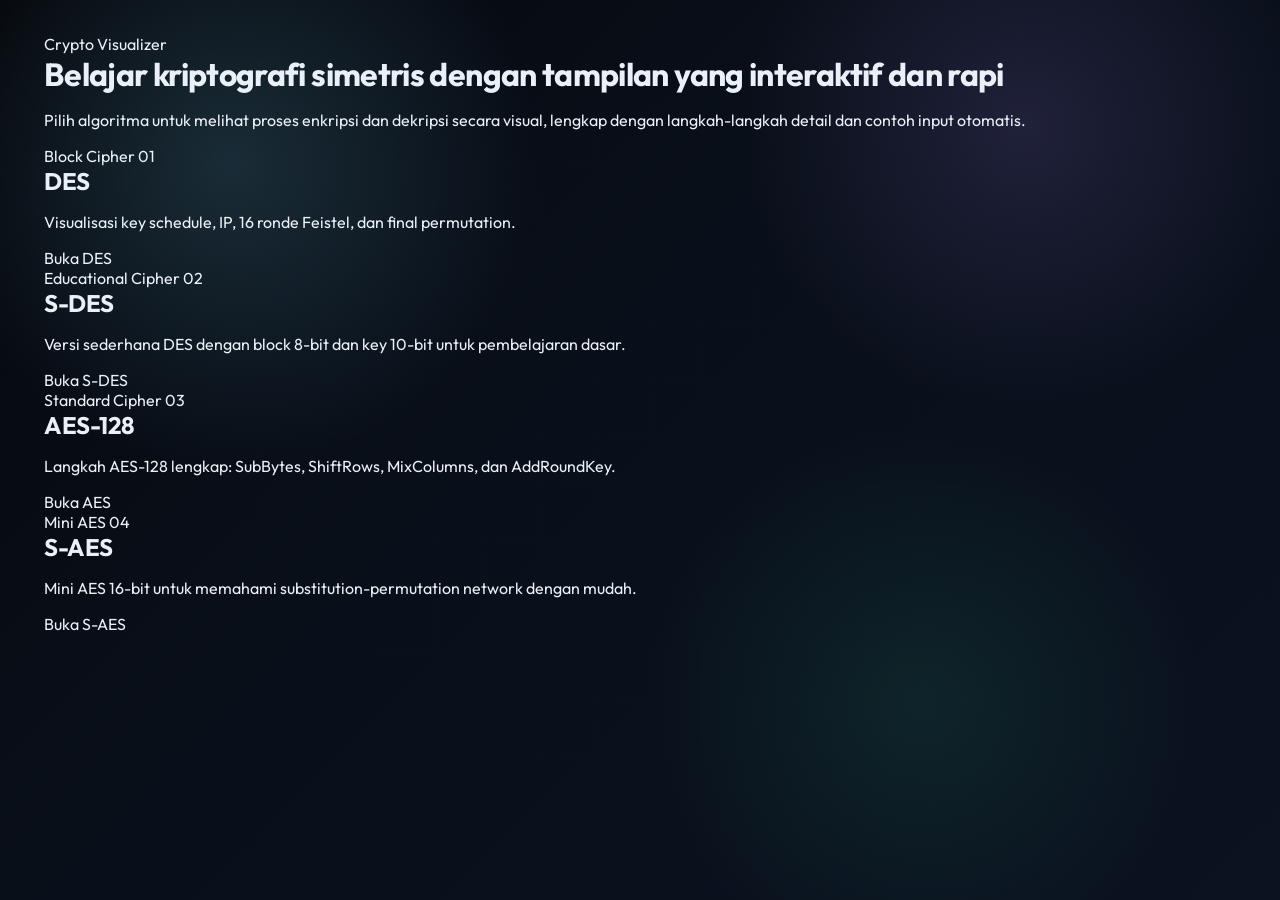
<file: index.html>
<!DOCTYPE html>
<html lang="id">
<head>
  <meta charset="UTF-8" />
  <meta name="viewport" content="width=device-width, initial-scale=1.0" />
  <title>Crypto Visualizer</title>
  <link rel="stylesheet" href="css/style.css" />
</head>
<body>
  <div class="bg-orb orb1"></div>
  <div class="bg-orb orb2"></div>
  <div class="bg-grid"></div>

  <div class="page-shell">
    <header class="hero">
      <div class="hero-badge">Crypto Visualizer</div>
      <h1>Belajar kriptografi simetris dengan tampilan yang interaktif dan rapi</h1>
      <p>
        Pilih algoritma untuk melihat proses enkripsi dan dekripsi secara visual,
        lengkap dengan langkah-langkah detail dan contoh input otomatis.
      </p>
    </header>

    <main class="home-grid">
      <a class="home-card card-des" href="des.html">
        <div class="card-top">
          <span class="card-tag">Block Cipher</span>
          <span class="card-icon">01</span>
        </div>
        <h2>DES</h2>
        <p>Visualisasi key schedule, IP, 16 ronde Feistel, dan final permutation.</p>
        <span class="card-button">Buka DES</span>
      </a>

      <a class="home-card card-sdes" href="sdes.html">
        <div class="card-top">
          <span class="card-tag">Educational Cipher</span>
          <span class="card-icon">02</span>
        </div>
        <h2>S-DES</h2>
        <p>Versi sederhana DES dengan block 8-bit dan key 10-bit untuk pembelajaran dasar.</p>
        <span class="card-button">Buka S-DES</span>
      </a>

      <a class="home-card card-aes" href="aes.html">
        <div class="card-top">
          <span class="card-tag">Standard Cipher</span>
          <span class="card-icon">03</span>
        </div>
        <h2>AES-128</h2>
        <p>Langkah AES-128 lengkap: SubBytes, ShiftRows, MixColumns, dan AddRoundKey.</p>
        <span class="card-button">Buka AES</span>
      </a>

      <a class="home-card card-saes" href="saes.html">
        <div class="card-top">
          <span class="card-tag">Mini AES</span>
          <span class="card-icon">04</span>
        </div>
        <h2>S-AES</h2>
        <p>Mini AES 16-bit untuk memahami substitution-permutation network dengan mudah.</p>
        <span class="card-button">Buka S-AES</span>
      </a>
    </main>
  </div>
</body>
</html>
</file>
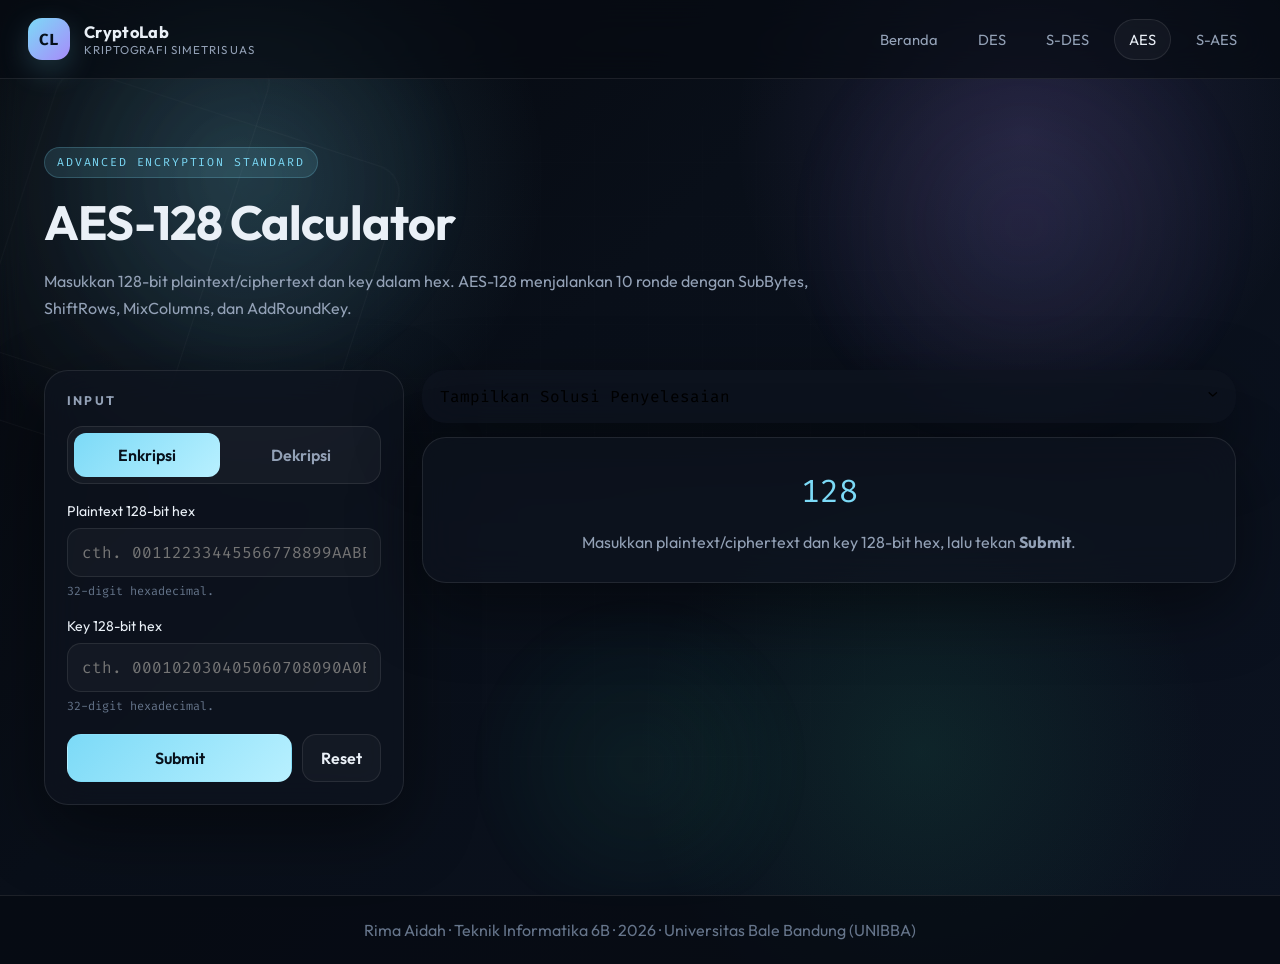
<file: aes.html>
<!DOCTYPE html>
<html lang="id">
<head>
  <meta charset="UTF-8" />
  <meta name="viewport" content="width=device-width, initial-scale=1.0" />
  <title>AES-128 Simulator — CryptoLab</title>
  <link rel="stylesheet" href="css/style.css" />
  <link rel="preconnect" href="https://fonts.googleapis.com">
  <link rel="preconnect" href="https://fonts.gstatic.com" crossorigin>
  <link href="https://fonts.googleapis.com/css2?family=Outfit:wght@400;500;600;700;800&family=Fira+Code:wght@400;500;600&display=swap" rel="stylesheet">
</head>
<body>
  <div class="bg-mesh"></div><div class="bg-shape bg-shape-1"></div><div class="bg-shape bg-shape-2"></div><div class="bg-grid"></div>

  <header class="topbar">
    <a href="index.html" class="brand">
      <span class="brand-mark">CL</span>
      <span class="brand-text"><strong>CryptoLab</strong><small>Kriptografi Simetris UAS</small></span>
    </a>
    <nav class="navlinks">
      <a href="index.html">Beranda</a>
      <a href="des.html">DES</a>
      <a href="sdes.html">S-DES</a>
      <a href="aes.html" class="active">AES</a>
      <a href="saes.html">S-AES</a>
    </nav>
  </header>

  <main class="page-shell">
    <section class="module-hero">
      <div>
        <div class="module-badge">Advanced Encryption Standard</div>
        <h1>AES-128 Calculator</h1>
        <p>Masukkan 128-bit plaintext/ciphertext dan key dalam hex. AES-128 menjalankan 10 ronde dengan SubBytes, ShiftRows, MixColumns, dan AddRoundKey.</p>
      </div>
    </section>

    <section class="workbench">
      <div class="panel glass">
        <h4>Input</h4>

        <div class="mode-toggle" id="modeToggle">
          <button data-mode="enc" class="active">Enkripsi</button>
          <button data-mode="dec">Dekripsi</button>
        </div>

        <div class="field">
          <label id="textLabel">Plaintext 128-bit hex</label>
          <input type="text" id="textInput" placeholder="cth. 00112233445566778899AABBCCDDEEFF" />
          <div class="errmsg" id="textErr"></div>
          <div class="hint">32-digit hexadecimal.</div>
        </div>

        <div class="field">
          <label>Key 128-bit hex</label>
          <input type="text" id="keyInput" placeholder="cth. 000102030405060708090A0B0C0D0E0F" />
          <div class="errmsg" id="keyErr"></div>
          <div class="hint">32-digit hexadecimal.</div>
        </div>

        <div class="actions-row">
          <button class="btn btn-primary btn-block" id="submitBtn">Submit</button>
          <button class="btn btn-ghost" id="resetBtn">Reset</button>
        </div>
      </div>

      <div class="output-column">
        <div class="result-panel glass" id="resultPanel">
          <span class="label" id="resultLabel">Ciphertext</span>
          <div class="value" id="resultValue">--------------------------------</div>
          <div class="subvalue" id="resultHex"></div>
          <div class="subkeys" id="subkeysRow"></div>
        </div>

        <button class="solution-toggle glass" id="solutionToggle">
          <span class="label">Tampilkan Solusi Penyelesaian</span>
          <span class="chev">⌄</span>
        </button>

        <div class="solution-body glass" id="solutionBody">
          <div class="solution-note">Struktur penyelesaian: Input → Key Expansion (RotWord, SubWord, Rcon) → Initial Round AddRoundKey → Ronde 1–9 (SubBytes, ShiftRows, MixColumns, AddRoundKey) → Ronde 10 tanpa MixColumns → hasil akhir.</div>
          <div id="stepsMount"></div>
        </div>

        <div class="empty-state glass" id="emptyState">
          <div class="glyph">128</div>
          Masukkan plaintext/ciphertext dan key 128-bit hex, lalu tekan <b>Submit</b>.
        </div>
      </div>
    </section>
  </main>

  <footer class="footer">Rima Aidah · Teknik Informatika 6B · 2026 · Universitas Bale Bandung (UNIBBA)</footer>

  <script src="js/common.js"></script>
  <script src="js/aes.js"></script>
  <script>
    let mode='enc';
    wireModePane('#modeToggle', m => {
      mode=m;
      document.getElementById('textLabel').textContent = m==='enc' ? 'Plaintext 128-bit hex' : 'Ciphertext 128-bit hex';
      document.getElementById('resultLabel').textContent = m==='enc' ? 'Ciphertext' : 'Plaintext';
    });
    wireSolutionToggle('solutionToggle','solutionBody');

    document.getElementById('resetBtn').addEventListener('click',()=>{
      document.getElementById('textInput').value='';
      document.getElementById('keyInput').value='';
      document.getElementById('resultPanel').classList.remove('show');
      document.getElementById('solutionBody').classList.remove('open');
      document.getElementById('solutionToggle').classList.remove('open');
      document.getElementById('emptyState').style.display='block';
      showFieldError(document.getElementById('textInput'), document.getElementById('textErr'), '');
      showFieldError(document.getElementById('keyInput'), document.getElementById('keyErr'), '');
    });

    document.getElementById('submitBtn').addEventListener('click',()=>{
      const textEl=document.getElementById('textInput');
      const keyEl=document.getElementById('keyInput');
      const t=textEl.value.trim();
      const k=keyEl.value.trim();
      const okText=CL.isHex(t)&&t.length===32;
      const okKey=CL.isHex(k)&&k.length===32;

      showFieldError(textEl, document.getElementById('textErr'), okText ? '' : 'Harus 32-digit hex 128-bit.');
      showFieldError(keyEl, document.getElementById('keyErr'), okKey ? '' : 'Harus 32-digit hex 128-bit.');
      if(!okText||!okKey) return;

      const r=AES.run(t,k,mode);
      document.getElementById('emptyState').style.display='none';
      document.getElementById('resultPanel').classList.add('show');
      document.getElementById('resultValue').textContent=r.output;
      document.getElementById('subkeysRow').innerHTML = r.roundKeys.map((rk,i)=>`<div class="subkey-chip">RK${i} = ${rk.map(b=>b.toString(16).toUpperCase().padStart(2,'0')).join('')}</div>`).join('');
      StepRenderer.render(r.steps, document.getElementById('stepsMount'));
    });
  </script>
</body>
</html>
</file>
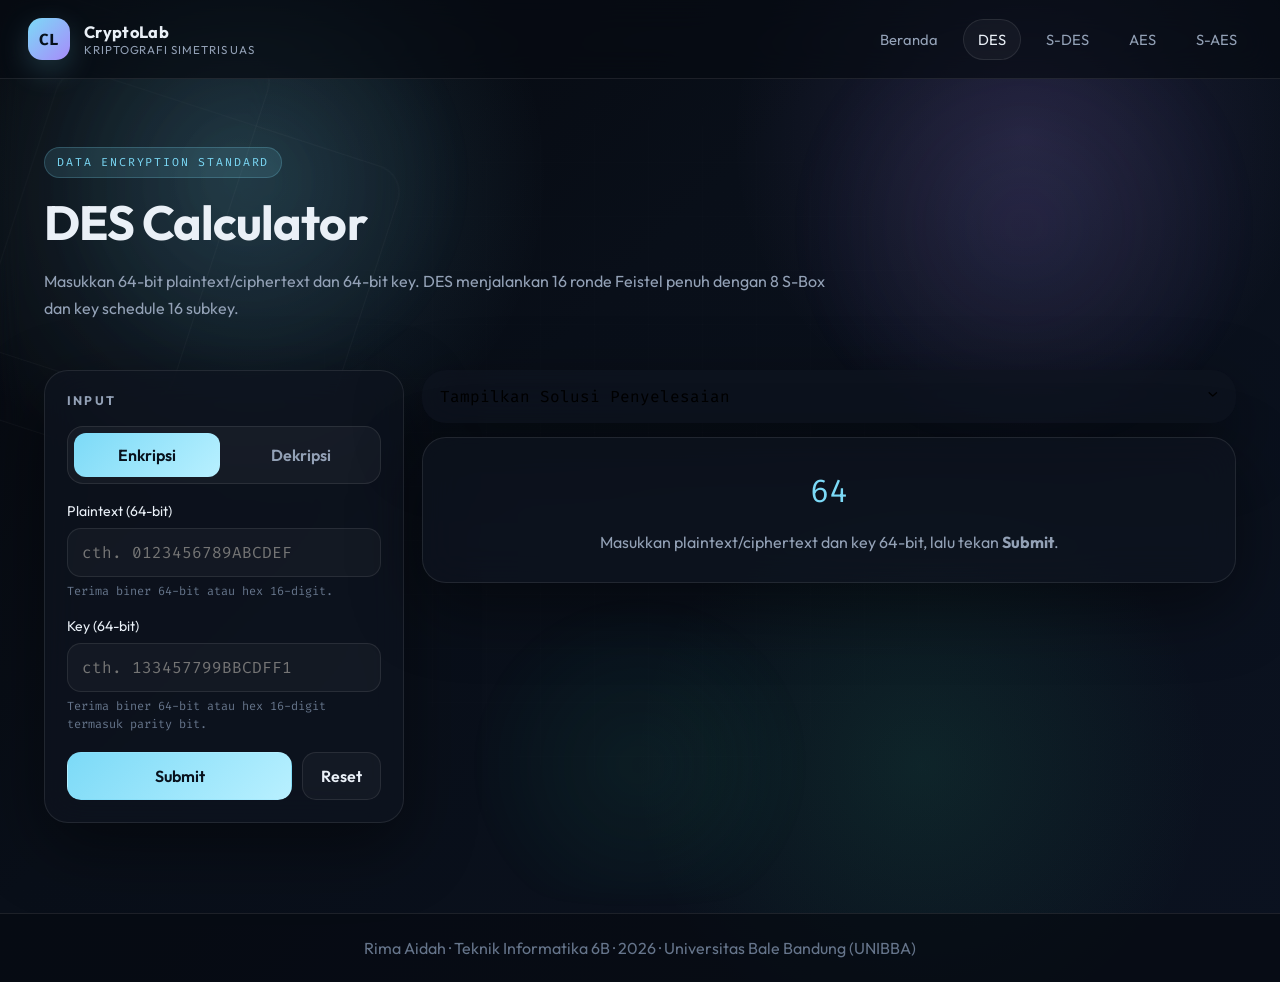
<file: des.html>
<!DOCTYPE html>
<html lang="id">
<head>
  <meta charset="UTF-8" />
  <meta name="viewport" content="width=device-width, initial-scale=1.0" />
  <title>DES Simulator — CryptoLab</title>
  <link rel="stylesheet" href="css/style.css" />
  <link rel="preconnect" href="https://fonts.googleapis.com">
  <link rel="preconnect" href="https://fonts.gstatic.com" crossorigin>
  <link href="https://fonts.googleapis.com/css2?family=Outfit:wght@400;500;600;700;800&family=Fira+Code:wght@400;500;600&display=swap" rel="stylesheet">
</head>
<body>
  <div class="bg-mesh"></div>
  <div class="bg-shape bg-shape-1"></div>
  <div class="bg-shape bg-shape-2"></div>
  <div class="bg-grid"></div>

  <header class="topbar">
    <a href="index.html" class="brand">
      <span class="brand-mark">CL</span>
      <span class="brand-text">
        <strong>CryptoLab</strong>
        <small>Kriptografi Simetris UAS</small>
      </span>
    </a>
    <nav class="navlinks">
      <a href="index.html">Beranda</a>
      <a href="des.html" class="active">DES</a>
      <a href="sdes.html">S-DES</a>
      <a href="aes.html">AES</a>
      <a href="saes.html">S-AES</a>
    </nav>
  </header>

  <main class="page-shell">
    <section class="module-hero">
      <div>
        <div class="module-badge">Data Encryption Standard</div>
        <h1>DES Calculator</h1>
        <p>
          Masukkan 64-bit plaintext/ciphertext dan 64-bit key.
          DES menjalankan 16 ronde Feistel penuh dengan 8 S-Box dan key schedule 16 subkey.
        </p>
      </div>
    </section>

    <section class="workbench">
      <div class="panel glass">
        <h4>Input</h4>

        <div class="mode-toggle" id="modeToggle">
          <button data-mode="enc" class="active">Enkripsi</button>
          <button data-mode="dec">Dekripsi</button>
        </div>
        <div class="field">
          <label id="textLabel">Plaintext (64-bit)</label>
          <input type="text" id="textInput" placeholder="cth. 0123456789ABCDEF" />
          <div class="errmsg" id="textErr"></div>
          <div class="hint">Terima biner 64-bit atau hex 16-digit.</div>
        </div>
        <div class="field">
          <label>Key (64-bit)</label>
          <input type="text" id="keyInput" placeholder="cth. 133457799BBCDFF1" />
          <div class="errmsg" id="keyErr"></div>
          <div class="hint">Terima biner 64-bit atau hex 16-digit termasuk parity bit.</div>
        </div>

        <div class="actions-row">
          <button class="btn btn-primary btn-block" id="submitBtn">Submit</button>
          <button class="btn btn-ghost" id="resetBtn">Reset</button>
        </div>
      </div>

      <div class="output-column">
        <div class="result-panel glass" id="resultPanel">
          <span class="label" id="resultLabel">Ciphertext</span>
          <div class="value" id="resultValue">----------------</div>
          <div class="subvalue" id="resultHex"></div>
          <div class="subkeys" id="subkeysRow"></div>
        </div>

        <button class="solution-toggle glass" id="solutionToggle">
          <span class="label">Tampilkan Solusi Penyelesaian</span>
          <span class="chev">⌄</span>
        </button>

        <div class="solution-body glass" id="solutionBody">
          <div class="solution-note">
            Struktur penyelesaian: Input → Key Generation (PC-1, Key Schedule) → Initial Permutation →
            Ronde 1–16 (Expansion, XOR subkey, 8 S-Box, Permutasi P, XOR dengan L, hasil Li/Ri) → Final Permutation.
          </div>
          <div id="stepsMount"></div>
        </div>

        <div class="empty-state glass" id="emptyState">
          <div class="glyph">64</div>
          Masukkan plaintext/ciphertext dan key 64-bit, lalu tekan <b>Submit</b>.
        </div>
      </div>
    </section>
  </main>

  <footer class="footer">
    Rima Aidah · Teknik Informatika 6B · 2026 · Universitas Bale Bandung (UNIBBA)
  </footer>

    <script src="js/common.js"></script>
    <script src="js/des.js"></script>
    <script>
    let mode = 'enc';
    wireModePane('#modeToggle', m => {
    mode = m;
    document.getElementById('textLabel').textContent = m === 'enc' ? 'Plaintext (64-bit)' : 'Ciphertext (64-bit)';
    document.getElementById('resultLabel').textContent = m === 'enc' ? 'Ciphertext' : 'Plaintext';
    });
    wireSolutionToggle('solutionToggle', 'solutionBody');
    document.getElementById('resetBtn').addEventListener('click', () => {
    document.getElementById('textInput').value = '';
    document.getElementById('keyInput').value = '';
    document.getElementById('resultPanel').classList.remove('show');
    document.getElementById('solutionBody').classList.remove('open');
    document.getElementById('solutionToggle').classList.remove('open');
    document.getElementById('emptyState').style.display = 'block';
    showFieldError(document.getElementById('textInput'), document.getElementById('textErr'), '');
    showFieldError(document.getElementById('keyInput'), document.getElementById('keyErr'), '');
    });
    document.getElementById('submitBtn').addEventListener('click', () => {
    const textEl = document.getElementById('textInput');
    const keyEl = document.getElementById('keyInput');
    const bits64a = CL.toBits(textEl.value, 64);
    const bits64b = CL.toBits(keyEl.value, 64);
    showFieldError(textEl, document.getElementById('textErr'), bits64a ? '' : 'Harus 64-bit biner atau 16-digit hex.');
    showFieldError(keyEl, document.getElementById('keyErr'), bits64b ? '' : 'Harus 64-bit biner atau 16-digit hex.');
    if (!bits64a || !bits64b) return;

    const r = DES.run(bits64a, bits64b, mode);
    document.getElementById('emptyState').style.display = 'none';
    document.getElementById('resultPanel').classList.add('show');
    document.getElementById('resultValue').textContent = CL.binToHex(r.output);
    document.getElementById('resultHex').textContent = 'Biner: ' + CL.chunk(r.output, 8).join(' ');
    document.getElementById('subkeysRow').innerHTML = r.subkeys.map((k, i) => `<div class="subkey-chip">K${i+1}: ${CL.binToHex(k)}</div>`).join('');
    StepRenderer.render(r.steps, document.getElementById('stepsMount'));
    });
    </script>
</body>
</html>
</file>
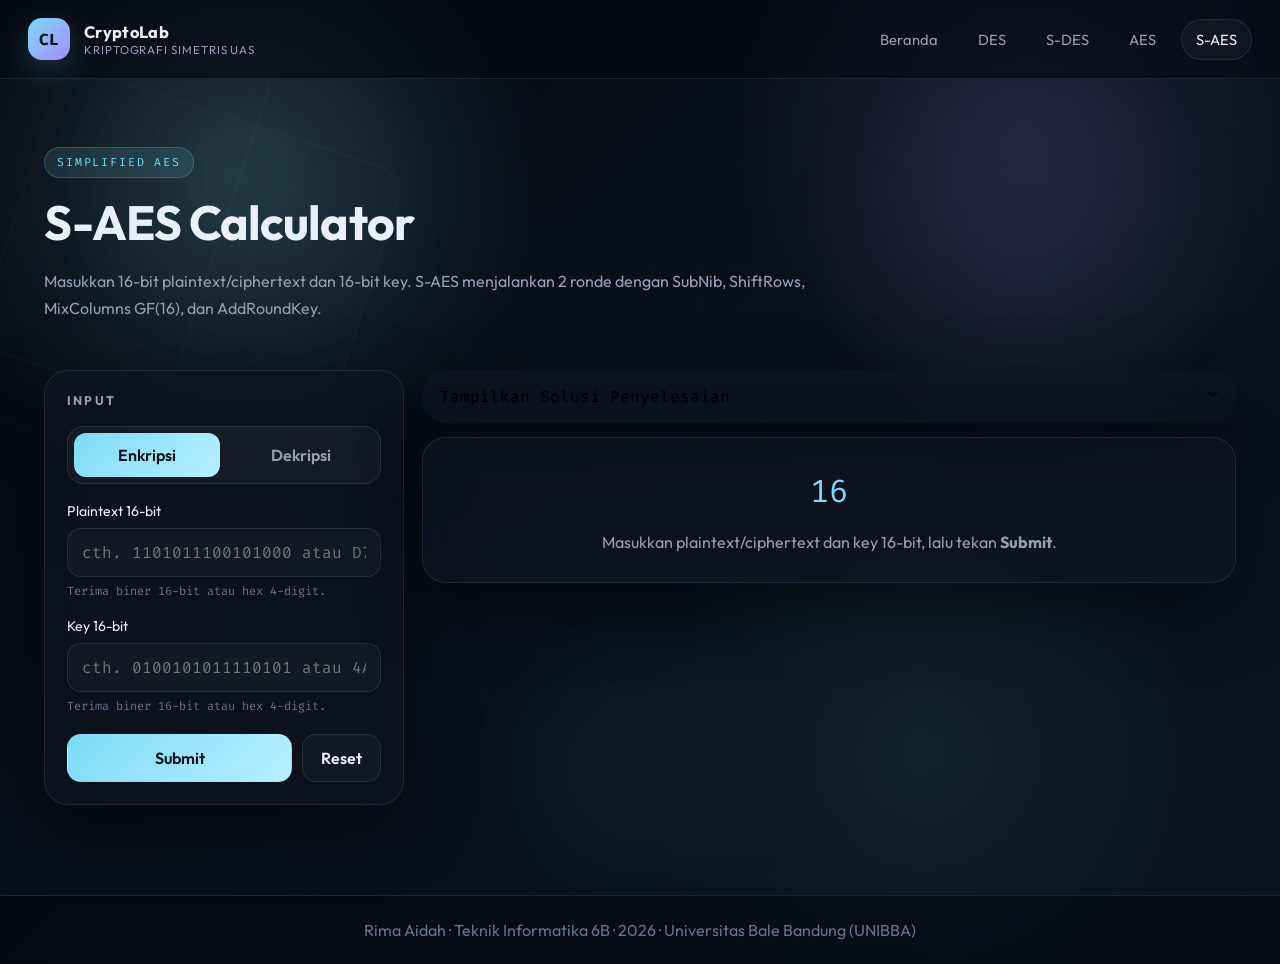
<file: saes.html>
<!DOCTYPE html>
<html lang="id">
<head>
  <meta charset="UTF-8" />
  <meta name="viewport" content="width=device-width, initial-scale=1.0" />
  <title>S-AES Simulator — CryptoLab</title>
  <link rel="stylesheet" href="css/style.css" />
  <link rel="preconnect" href="https://fonts.googleapis.com">
  <link rel="preconnect" href="https://fonts.gstatic.com" crossorigin>
  <link href="https://fonts.googleapis.com/css2?family=Outfit:wght@400;500;600;700;800&family=Fira+Code:wght@400;500;600&display=swap" rel="stylesheet">
</head>
<body>
  <div class="bg-mesh"></div><div class="bg-shape bg-shape-1"></div><div class="bg-shape bg-shape-2"></div><div class="bg-grid"></div>

  <header class="topbar">
    <a href="index.html" class="brand">
      <span class="brand-mark">CL</span>
      <span class="brand-text"><strong>CryptoLab</strong><small>Kriptografi Simetris UAS</small></span>
    </a>
    <nav class="navlinks">
      <a href="index.html">Beranda</a>
      <a href="des.html">DES</a>
      <a href="sdes.html">S-DES</a>
      <a href="aes.html">AES</a>
      <a href="saes.html" class="active">S-AES</a>
    </nav>
  </header>

  <main class="page-shell">
    <section class="module-hero">
      <div>
        <div class="module-badge">Simplified AES</div>
        <h1>S-AES Calculator</h1>
        <p>Masukkan 16-bit plaintext/ciphertext dan 16-bit key. S-AES menjalankan 2 ronde dengan SubNib, ShiftRows, MixColumns GF(16), dan AddRoundKey.</p>
      </div>
    </section>

    <section class="workbench">
      <div class="panel glass">
        <h4>Input</h4>

        <div class="mode-toggle" id="modeToggle">
          <button data-mode="enc" class="active">Enkripsi</button>
          <button data-mode="dec">Dekripsi</button>
        </div>

        <div class="field">
          <label id="textLabel">Plaintext 16-bit</label>
          <input type="text" id="textInput" placeholder="cth. 1101011100101000 atau D728" />
          <div class="errmsg" id="textErr"></div>
          <div class="hint">Terima biner 16-bit atau hex 4-digit.</div>
        </div>

        <div class="field">
          <label>Key 16-bit</label>
          <input type="text" id="keyInput" placeholder="cth. 0100101011110101 atau 4AF5" />
          <div class="errmsg" id="keyErr"></div>
          <div class="hint">Terima biner 16-bit atau hex 4-digit.</div>
        </div>

        <div class="actions-row">
          <button class="btn btn-primary btn-block" id="submitBtn">Submit</button>
          <button class="btn btn-ghost" id="resetBtn">Reset</button>
        </div>
      </div>

      <div class="output-column">
        <div class="result-panel glass" id="resultPanel">
          <span class="label" id="resultLabel">Ciphertext</span>
          <div class="value" id="resultValue">----------------</div>
          <div class="subvalue" id="resultHex"></div>
          <div class="subkeys" id="subkeysRow"></div>
        </div>

        <button class="solution-toggle glass" id="solutionToggle">
          <span class="label">Tampilkan Solusi Penyelesaian</span>
          <span class="chev">⌄</span>
        </button>

        <div class="solution-body glass" id="solutionBody">
          <div class="solution-note">Struktur penyelesaian: Input → Key Expansion (w0–w5, K0–K2) → Initial Round AddRoundKey → Ronde 1 (SubNib, ShiftRows, MixColumns, AddRoundKey K1) → Ronde 2 tanpa MixColumns → AddRoundKey K2 → hasil akhir.</div>
          <div id="stepsMount"></div>
        </div>

        <div class="empty-state glass" id="emptyState">
          <div class="glyph">16</div>
          Masukkan plaintext/ciphertext dan key 16-bit, lalu tekan <b>Submit</b>.
        </div>
      </div>
    </section>
  </main>

  <footer class="footer">Rima Aidah · Teknik Informatika 6B · 2026 · Universitas Bale Bandung (UNIBBA)</footer>

  <script src="js/common.js"></script>
  <script src="js/saes.js"></script>
  <script>
    let mode='enc';
    wireModePane('#modeToggle', m => {
      mode=m;
      document.getElementById('textLabel').textContent = m==='enc' ? 'Plaintext 16-bit' : 'Ciphertext 16-bit';
      document.getElementById('resultLabel').textContent = m==='enc' ? 'Ciphertext' : 'Plaintext';
    });
    wireSolutionToggle('solutionToggle','solutionBody');

    document.getElementById('resetBtn').addEventListener('click',()=>{
      document.getElementById('textInput').value='';
      document.getElementById('keyInput').value='';
      document.getElementById('resultPanel').classList.remove('show');
      document.getElementById('solutionBody').classList.remove('open');
      document.getElementById('solutionToggle').classList.remove('open');
      document.getElementById('emptyState').style.display='block';
      showFieldError(document.getElementById('textInput'), document.getElementById('textErr'), '');
      showFieldError(document.getElementById('keyInput'), document.getElementById('keyErr'), '');
    });

    document.getElementById('submitBtn').addEventListener('click',()=>{
      const textEl=document.getElementById('textInput');
      const keyEl=document.getElementById('keyInput');
      const bits16a=CL.toBits(textEl.value,16);
      const bits16b=CL.toBits(keyEl.value,16);

      showFieldError(textEl, document.getElementById('textErr'), bits16a ? '' : 'Harus 16-bit biner atau 4-digit hex.');
      showFieldError(keyEl, document.getElementById('keyErr'), bits16b ? '' : 'Harus 16-bit biner atau 4-digit hex.');
      if(!bits16a||!bits16b) return;

      const r=SAES.run(bits16a,bits16b,mode);
      document.getElementById('emptyState').style.display='none';
      document.getElementById('resultPanel').classList.add('show');
      document.getElementById('resultValue').textContent=r.output;
      document.getElementById('resultHex').textContent='Hex: '+CL.binToHex(r.output);
      document.getElementById('subkeysRow').innerHTML =
        `<div class="subkey-chip">K0 = ${CL.binToHex(r.K0)}</div><div class="subkey-chip">K1 = ${CL.binToHex(r.K1)}</div><div class="subkey-chip">K2 = ${CL.binToHex(r.K2)}</div>`;
      StepRenderer.render(r.steps, document.getElementById('stepsMount'));
    });
  </script>
</body>
</html>
</file>
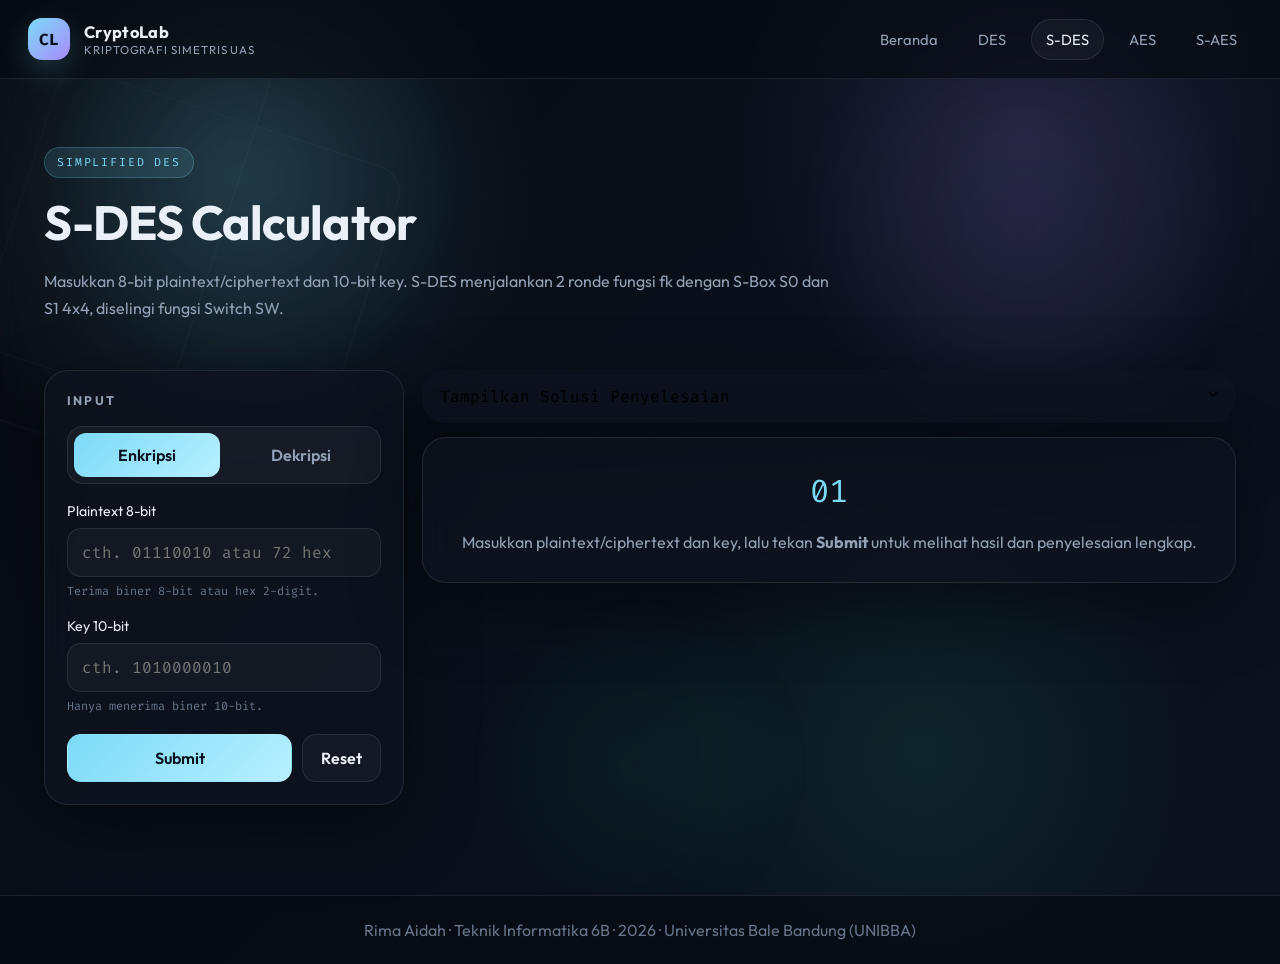
<file: sdes.html>
<!DOCTYPE html>
<html lang="id">
<head>
  <meta charset="UTF-8" />
  <meta name="viewport" content="width=device-width, initial-scale=1.0" />
  <title>S-DES Simulator — CryptoLab</title>
  <link rel="stylesheet" href="css/style.css" />
  <link rel="preconnect" href="https://fonts.googleapis.com">
  <link rel="preconnect" href="https://fonts.gstatic.com" crossorigin>
  <link href="https://fonts.googleapis.com/css2?family=Outfit:wght@400;500;600;700;800&family=Fira+Code:wght@400;500;600&display=swap" rel="stylesheet">
</head>
<body>
  <div class="bg-mesh"></div><div class="bg-shape bg-shape-1"></div><div class="bg-shape bg-shape-2"></div><div class="bg-grid"></div>

  <header class="topbar">
    <a href="index.html" class="brand">
      <span class="brand-mark">CL</span>
      <span class="brand-text"><strong>CryptoLab</strong><small>Kriptografi Simetris UAS</small></span>
    </a>
    <nav class="navlinks">
      <a href="index.html">Beranda</a>
      <a href="des.html">DES</a>
      <a href="sdes.html" class="active">S-DES</a>
      <a href="aes.html">AES</a>
      <a href="saes.html">S-AES</a>
    </nav>
  </header>

  <main class="page-shell">
    <section class="module-hero">
      <div>
        <div class="module-badge">Simplified DES</div>
        <h1>S-DES Calculator</h1>
        <p>Masukkan 8-bit plaintext/ciphertext dan 10-bit key. S-DES menjalankan 2 ronde fungsi fk dengan S-Box S0 dan S1 4x4, diselingi fungsi Switch SW.</p>
      </div>
    </section>

    <section class="workbench">
      <div class="panel glass">
        <h4>Input</h4>

        <div class="mode-toggle" id="modeToggle">
          <button data-mode="enc" class="active">Enkripsi</button>
          <button data-mode="dec">Dekripsi</button>
        </div>

        <div class="field">
          <label id="textLabel">Plaintext 8-bit</label>
          <input type="text" id="textInput" placeholder="cth. 01110010 atau 72 hex" />
          <div class="errmsg" id="textErr"></div>
          <div class="hint">Terima biner 8-bit atau hex 2-digit.</div>
        </div>

        <div class="field">
          <label>Key 10-bit</label>
          <input type="text" id="keyInput" placeholder="cth. 1010000010" />
          <div class="errmsg" id="keyErr"></div>
          <div class="hint">Hanya menerima biner 10-bit.</div>
        </div>

        <div class="actions-row">
          <button class="btn btn-primary btn-block" id="submitBtn">Submit</button>
          <button class="btn btn-ghost" id="resetBtn">Reset</button>
        </div>
      </div>

      <div class="output-column">
        <div class="result-panel glass" id="resultPanel">
          <span class="label" id="resultLabel">Ciphertext</span>
          <div class="value" id="resultValue">----------------</div>
          <div class="subvalue" id="resultHex"></div>
          <div class="subkeys" id="subkeysRow"></div>
        </div>

        <button class="solution-toggle glass" id="solutionToggle">
          <span class="label">Tampilkan Solusi Penyelesaian</span>
          <span class="chev">⌄</span>
        </button>

        <div class="solution-body glass" id="solutionBody">
          <div class="solution-note">Struktur penyelesaian: Input → Key Generation → P10/P8 → Initial Permutation → fk1 → SW → fk2 → hasil akhir.</div>
          <div id="stepsMount"></div>
        </div>

        <div class="empty-state glass" id="emptyState">
          <div class="glyph">01</div>
          Masukkan plaintext/ciphertext dan key, lalu tekan <b>Submit</b> untuk melihat hasil dan penyelesaian lengkap.
        </div>
      </div>
    </section>
  </main>

  <footer class="footer">Rima Aidah · Teknik Informatika 6B · 2026 · Universitas Bale Bandung (UNIBBA)</footer>

  <script src="js/common.js"></script>
  <script src="js/sdes.js"></script>
  <script>
    let mode='enc';
    wireModePane('#modeToggle', m => {
      mode=m;
      document.getElementById('textLabel').textContent = m==='enc' ? 'Plaintext 8-bit' : 'Ciphertext 8-bit';
      document.getElementById('resultLabel').textContent = m==='enc' ? 'Ciphertext' : 'Plaintext';
    });
    wireSolutionToggle('solutionToggle','solutionBody');

    document.getElementById('resetBtn').addEventListener('click',()=>{
      document.getElementById('textInput').value='';
      document.getElementById('keyInput').value='';
      document.getElementById('resultPanel').classList.remove('show');
      document.getElementById('solutionBody').classList.remove('open');
      document.getElementById('solutionToggle').classList.remove('open');
      document.getElementById('emptyState').style.display='block';
      showFieldError(document.getElementById('textInput'), document.getElementById('textErr'), '');
      showFieldError(document.getElementById('keyInput'), document.getElementById('keyErr'), '');
    });

    document.getElementById('submitBtn').addEventListener('click',()=>{
      const textEl=document.getElementById('textInput');
      const keyEl=document.getElementById('keyInput');
      const bits8=CL.toBits(textEl.value,8);
      const bits10=CL.toBits(keyEl.value,10);
      showFieldError(textEl, document.getElementById('textErr'), bits8 ? '' : 'Harus 8-bit biner atau 2-digit hex.');
      showFieldError(keyEl, document.getElementById('keyErr'), bits10 ? '' : 'Harus 10-bit biner.');
      if(!bits8||!bits10) return;

      const r=SDES.run(bits8,bits10,mode);
      document.getElementById('emptyState').style.display='none';
      document.getElementById('resultPanel').classList.add('show');
      document.getElementById('resultValue').textContent=r.output;
      document.getElementById('resultHex').textContent='Hex: '+CL.binToHex(r.output);
      document.getElementById('subkeysRow').innerHTML = `<div class="subkey-chip">K1 = ${r.K1}</div><div class="subkey-chip">K2 = ${r.K2}</div>`;
      StepRenderer.render(r.steps, document.getElementById('stepsMount'));
    });
  </script>
</body>
</html>
</file>
<file: css/style.css>
@import url('https://fonts.googleapis.com/css2?family=Outfit:wght@400;500;600;700;800&family=Fira+Code:wght@400;500;600&display=swap');

:root{
  --bg:#070B12;
  --bg-2:#0B1220;
  --panel:rgba(15,20,31,.72);
  --panel-strong:rgba(18,25,40,.88);
  --line:rgba(255,255,255,.09);
  --text:#EAF0F7;
  --muted:#93A1B6;
  --muted-2:#66758B;
  --accent:#7CDAF7;
  --accent-2:#A78BFA;
  --accent-3:#34D399;
  --accent-4:#F97373;
  --shadow:0 24px 70px rgba(0,0,0,.45);
  --radius:24px;
  --radius-sm:16px;
  --mono:'Fira Code', monospace;
  --sans:'Outfit', sans-serif;
}

*{box-sizing:border-box}
html,body{margin:0;padding:0;min-height:100%}
body{
  font-family:var(--sans);
  color:var(--text);
  background:
    radial-gradient(circle at 18% 18%, rgba(124,218,247,.16), transparent 24%),
    radial-gradient(circle at 80% 14%, rgba(167,139,250,.14), transparent 22%),
    radial-gradient(circle at 72% 78%, rgba(52,211,153,.10), transparent 24%),
    linear-gradient(135deg, #05070C 0%, #090F19 40%, #0B1220 100%);
  overflow-x:hidden;
}

a{color:inherit;text-decoration:none}
img{max-width:100%;display:block}
main{position:relative;z-index:1}
h1,h2,h3,h4{margin:0;letter-spacing:-.02em}
button,input{font:inherit}

.bg-mesh,.bg-grid,.bg-shape{
  position:fixed;
  inset:0;
  pointer-events:none;
  z-index:0;
}

.bg-mesh{
  background:
    radial-gradient(circle at 20% 20%, rgba(124,218,247,.10), transparent 18%),
    radial-gradient(circle at 80% 25%, rgba(167,139,250,.09), transparent 20%),
    radial-gradient(circle at 50% 85%, rgba(52,211,153,.08), transparent 18%);
  filter:blur(10px);
  opacity:.9;
}

.bg-grid{
  background-image:
    linear-gradient(rgba(255,255,255,.04) 1px, transparent 1px),
    linear-gradient(90deg, rgba(255,255,255,.04) 1px, transparent 1px);
  background-size:54px 54px;
  mask-image:radial-gradient(circle at center, black 28%, transparent 85%);
  opacity:.25;
}

.bg-shape-1,.bg-shape-2{
  width:360px;
  height:360px;
  border:1px solid rgba(255,255,255,.08);
  border-radius:28px;
  transform:rotate(18deg);
  backdrop-filter:blur(12px);
  opacity:.35;
}

.bg-shape-1{top:110px;right:-120px}
.bg-shape-2{bottom:-140px;left:-130px}

.topbar{
  position:sticky;
  top:0;
  z-index:20;
  display:flex;
  justify-content:space-between;
  align-items:center;
  gap:18px;
  padding:18px 28px;
  background:rgba(7,11,18,.68);
  backdrop-filter:blur(16px);
  border-bottom:1px solid var(--line);
}

.brand{
  display:flex;
  align-items:center;
  gap:14px;
  min-width:max-content;
}
.brand-mark{
  width:42px;
  height:42px;
  border-radius:14px;
  display:grid;
  place-items:center;
  font-family:var(--mono);
  font-weight:700;
  color:#06101B;
  background:linear-gradient(135deg, var(--accent), var(--accent-2));
  box-shadow:0 10px 30px rgba(124,218,247,.2);
}
.brand-text strong{display:block;font-size:1.03rem;letter-spacing:.02em}
.brand-text small{
  display:block;
  color:var(--muted);
  font-size:.72rem;
  letter-spacing:.08em;
  text-transform:uppercase;
}

.navlinks{display:flex;flex-wrap:wrap;gap:10px}
.navlinks a{
  padding:10px 14px;
  border:1px solid transparent;
  border-radius:999px;
  color:var(--muted);
  font-size:.92rem;
  transition:.2s ease;
}
.navlinks a:hover,
.navlinks a.active{
  color:var(--text);
  border-color:var(--line);
  background:rgba(255,255,255,.04);
}

.page-shell{
  position:relative;
  z-index:1;
  max-width:1240px;
  margin:0 auto;
  padding:34px 24px 90px;
}

.card,
.glass{
  border:1px solid var(--line);
  box-shadow:var(--shadow);
  background:var(--panel);
  backdrop-filter:blur(18px);
  border-radius:var(--radius);
}

.hero-grid{
  display:grid;
  grid-template-columns:1.25fr .95fr;
  gap:22px;
  align-items:stretch;
}

.hero-copy,
.hero-visual{
  padding:30px;
}

.eyebrow{
  display:inline-flex;
  align-items:center;
  gap:10px;
  font-size:.76rem;
  letter-spacing:.18em;
  text-transform:uppercase;
  color:var(--accent);
  font-family:var(--mono);
}

.eyebrow-dot{
  width:9px;
  height:9px;
  border-radius:50%;
  background:var(--accent);
  box-shadow:0 0 18px rgba(124,218,247,.55);
}

.hero-copy h1{
  margin:18px 0 14px;
  font-size:clamp(2.4rem, 5vw, 4.8rem);
  line-height:1.02;
  letter-spacing:-.03em;
}
.hero-copy .accent{color:var(--accent)}
.lede{
  color:var(--muted);
  max-width:60ch;
  font-size:1.02rem;
  line-height:1.75;
}
.cta-row{
  display:flex;
  gap:12px;
  flex-wrap:wrap;
  margin-top:26px;
}

.btn{
  display:inline-flex;
  align-items:center;
  justify-content:center;
  padding:13px 18px;
  border-radius:14px;
  font-weight:600;
  transition:.18s ease;
  border:1px solid transparent;
  cursor:pointer;
}
.btn-primary{
  background:linear-gradient(135deg, var(--accent), #B8F0FF);
  color:#08111C;
}
.btn-ghost{
  background:rgba(255,255,255,.03);
  border-color:var(--line);
  color:var(--text);
}
.btn:hover{transform:translateY(-2px)}

.hero-stats{
  display:grid;
  grid-template-columns:repeat(3,1fr);
  gap:12px;
  margin-top:28px;
}
.stat{
  padding:14px 16px;
  border-radius:18px;
  background:rgba(255,255,255,.03);
  border:1px solid var(--line);
}
.stat-value{
  display:block;
  font-family:var(--mono);
  font-size:1rem;
  color:var(--accent);
}
.stat-label{
  display:block;
  margin-top:4px;
  color:var(--muted);
  font-size:.8rem;
}

.visual-title,
.section-kicker,
.tag,
.step-index,
.label,
.module-badge,
.visual-caption,
.go,
.solution-note,
.note-callout,
.hint,
.errmsg,
.subkey-chip,
.st-desc,
.step-eyebrow,
.sbox th,
.sbox td{
  font-family:var(--mono);
}

.visual-title{
  margin-bottom:14px;
  color:var(--muted);
  font-size:.8rem;
  letter-spacing:.16em;
  text-transform:uppercase;
}

.cipher-strip{
  padding:18px;
  border-radius:20px;
  background:linear-gradient(180deg, rgba(255,255,255,.04), rgba(255,255,255,.02));
  border:1px solid var(--line);
}
.cipher-row{
  display:flex;
  gap:8px;
  flex-wrap:wrap;
  margin-bottom:10px;
}
.bit{
  width:28px;
  height:28px;
  border-radius:10px;
  display:grid;
  place-items:center;
  font-family:var(--mono);
  font-size:.8rem;
  background:rgba(255,255,255,.04);
  border:1px solid rgba(255,255,255,.08);
  color:var(--muted);
}
.bit.on{
  background:rgba(124,218,247,.16);
  border-color:rgba(124,218,247,.3);
  color:var(--accent);
}
.bit.alt{
  background:rgba(167,139,250,.14);
  border-color:rgba(167,139,250,.28);
  color:#C8B8FF;
}
.visual-caption{
  margin:14px 0 0;
  color:var(--muted-2);
  font-size:.85rem;
  line-height:1.6;
}

.modules-section,
.steps-section{margin-top:34px}
.section-head{
  display:flex;
  justify-content:space-between;
  align-items:flex-end;
  gap:20px;
  flex-wrap:wrap;
  margin-bottom:18px;
}
.section-kicker{
  margin:0 0 10px;
  color:var(--accent);
  font-size:.75rem;
  letter-spacing:.18em;
  text-transform:uppercase;
}
.section-head h2{margin:0;font-size:1.8rem}
.section-desc{
  margin:0;
  color:var(--muted);
  max-width:54ch;
  line-height:1.65;
}

.module-grid,
.steps-grid{
  display:grid;
  gap:16px;
}
.module-grid{grid-template-columns:repeat(4, minmax(0, 1fr))}
.steps-grid{grid-template-columns:repeat(4, minmax(0, 1fr))}
.module-card,
.step-card{
  padding:24px;
  transition:transform .18s ease, border-color .18s ease, background .18s ease;
}
.module-card:hover{
  transform:translateY(-4px);
  border-color:rgba(124,218,247,.28);
  background:rgba(18,25,40,.94);
}
.module-card h3{margin:10px 0 8px;font-size:1.4rem}
.module-card p,
.step-card p{
  margin:0;
  color:var(--muted);
  line-height:1.65;
  font-size:.95rem;
}
.module-card .tag{
  display:inline-block;
  color:var(--accent);
  font-size:.72rem;
  letter-spacing:.16em;
  text-transform:uppercase;
}
.specs{
  display:flex;
  flex-wrap:wrap;
  gap:8px;
  margin:18px 0 20px;
}
.specs span{
  padding:6px 10px;
  border-radius:999px;
  background:rgba(255,255,255,.04);
  border:1px solid var(--line);
  font-family:var(--mono);
  font-size:.72rem;
  color:var(--muted);
}
.go{
  color:var(--text);
  font-family:var(--mono);
  font-size:.82rem;
}

[data-accent="amber"]{box-shadow:inset 0 0 0 1px rgba(250,204,21,.08)}
[data-accent="cyan"]{box-shadow:inset 0 0 0 1px rgba(124,218,247,.08)}
[data-accent="violet"]{box-shadow:inset 0 0 0 1px rgba(167,139,250,.08)}
[data-accent="red"]{box-shadow:inset 0 0 0 1px rgba(249,115,115,.08)}

.step-card{
  border:1px solid var(--line);
  border-radius:var(--radius);
  background:var(--panel);
  backdrop-filter:blur(18px);
  box-shadow:var(--shadow);
}
.step-index{
  display:inline-flex;
  margin-bottom:12px;
  color:var(--accent);
  font-size:.74rem;
  letter-spacing:.14em;
}
.step-card h4{
  margin:0 0 10px;
  font-size:1.12rem;
}
.step-eyebrow{
  display:inline-block;
  margin-bottom:12px;
  color:var(--accent);
  font-size:.74rem;
  letter-spacing:.14em;
  text-transform:uppercase;
}

.footer{
  position:relative;
  z-index:1;
  padding:24px;
  text-align:center;
  color:var(--muted-2);
  border-top:1px solid var(--line);
  background:rgba(7,11,18,.7);
}

.module-hero{
  padding:34px 0 10px;
  display:flex;
  align-items:flex-end;
  justify-content:space-between;
  gap:20px;
  flex-wrap:wrap;
}

.module-badge{
  display:inline-flex;
  align-items:center;
  padding:7px 12px;
  border-radius:999px;
  background:rgba(124,218,247,.12);
  border:1px solid rgba(124,218,247,.22);
  color:var(--accent);
  font-size:.72rem;
  letter-spacing:.16em;
  text-transform:uppercase;
}

.module-hero h1{
  margin:14px 0 10px;
  font-size:clamp(2rem, 4vw, 3rem);
}
.module-hero p{
  max-width:72ch;
  color:var(--muted);
  line-height:1.7;
}

.workbench{
  display:grid;
  grid-template-columns:360px 1fr;
  gap:18px;
  align-items:start;
  margin-top:22px;
}

.panel{
  padding:22px;
}
.panel h4{
  margin:0 0 18px;
  font-size:.78rem;
  letter-spacing:.18em;
  text-transform:uppercase;
  color:var(--muted);
}

.field{margin-bottom:16px}
.field label{
  display:block;
  margin-bottom:8px;
  font-size:.88rem;
  color:var(--text);
}
.field input{
  width:100%;
  padding:13px 14px;
  border-radius:14px;
  border:1px solid var(--line);
  background:rgba(255,255,255,.03);
  color:var(--text);
  font-family:var(--mono);
  outline:none;
}
.field input:focus{border-color:rgba(124,218,247,.45)}
.field input.invalid{border-color:#FF7B86}

.errmsg{
  display:none;
  margin-top:8px;
  color:#FF7B86;
  font-size:.78rem;
}
.errmsg.show{display:block}

.hint{
  margin-top:6px;
  color:var(--muted-2);
  font-size:.74rem;
  line-height:1.5;
}

.mode-toggle{
  display:grid;
  grid-template-columns:1fr 1fr;
  gap:8px;
  padding:6px;
  border-radius:16px;
  background:rgba(255,255,255,.04);
  border:1px solid var(--line);
  margin-bottom:18px;
}
.mode-toggle button{
  border:none;
  border-radius:12px;
  padding:12px 10px;
  background:transparent;
  color:var(--muted);
  font-weight:600;
  cursor:pointer;
}
.mode-toggle button.active{
  background:linear-gradient(135deg, var(--accent), #B8F0FF);
  color:#08111C;
}

.actions-row{
  display:flex;
  gap:10px;
  margin-top:18px;
}
.btn-block{width:100%}

.output-column{
  display:grid;
  gap:14px;
}

.result-panel{
  display:none;
  padding:22px;
}
.result-panel.show{display:block}
.result-panel .label{
  font-size:.74rem;
  letter-spacing:.16em;
  text-transform:uppercase;
  color:var(--muted);
}
.value{
  margin-top:10px;
  font-family:var(--mono);
  font-size:1.4rem;
  color:var(--accent);
  word-break:break-all;
}
.subvalue{
  margin-top:10px;
  color:var(--muted);
  font-family:var(--mono);
  font-size:.88rem;
}
.subkeys{
  display:flex;
  flex-wrap:wrap;
  gap:10px;
  margin-top:16px;
}
.subkey-chip{
  padding:7px 10px;
  border-radius:12px;
  background:rgba(255,255,255,.04);
  border:1px solid var(--line);
  font-size:.78rem;
}

.solution-toggle{
  width:100%;
  display:flex;
  align-items:center;
  justify-content:space-between;
  padding:16px 18px;
  border:none;
  cursor:pointer;
  text-align:left;
}
.solution-toggle .chev{
  font-family:var(--mono);
  transition:.2s ease;
}
.solution-toggle.open .chev{transform:rotate(180deg)}
.solution-body{
  display:none;
  padding:18px;
}
.solution-body.open{display:block}
.solution-note,
.note-callout{
  padding:14px 16px;
  border-radius:16px;
  background:rgba(124,218,247,.08);
  border:1px solid rgba(124,218,247,.14);
  color:var(--text);
  margin-bottom:14px;
  line-height:1.7;
}

.empty-state{
  padding:26px;
  text-align:center;
  color:var(--muted);
  line-height:1.7;
}
.glyph{
  font-family:var(--mono);
  font-size:2rem;
  color:var(--accent);
  margin-bottom:10px;
}

.st-title{
  font-family:var(--sans);
  font-weight:700;
  margin:10px 0 8px;
}
.st-desc{
  color:var(--muted);
  margin-bottom:10px;
  line-height:1.65;
}
.boxrow{display:flex;gap:6px;flex-wrap:wrap;margin:8px 0}
.box{
  min-width:30px;
  height:30px;
  padding:0 6px;
  border-radius:8px;
  display:grid;
  place-items:center;
  font-family:var(--mono);
  font-size:.78rem;
  font-weight:600;
  background:rgba(255,255,255,.04);
  border:1px solid var(--line);
  color:var(--text);
}
.box.wide{min-width:44px}
.box.g-amber{background:rgba(232,163,61,.14);border-color:#E8A33D;color:#E8A33D}
.box.g-cyan{background:rgba(79,209,197,.14);border-color:#4FD1C5;color:#4FD1C5}
.box.g-red{background:rgba(232,88,107,.14);border-color:#E8586B;color:#E8586B}
.box.g-violet{background:rgba(156,140,244,.14);border-color:#9C8CF4;color:#9C8CF4}

.matrix{
  display:inline-grid;
  gap:4px;
  margin:8px 0;
}
.matrix .cell{
  width:52px;
  height:52px;
  display:grid;
  place-items:center;
  font-family:var(--mono);
  font-weight:600;
  font-size:.85rem;
  background:rgba(255,255,255,.04);
  border:1px solid var(--line);
  border-radius:10px;
}

.sbox{
  width:100%;
  border-collapse:collapse;
  margin:10px 0;
  overflow:hidden;
  border-radius:14px;
}
.sbox th,
.sbox td{
  border:1px solid var(--line);
  padding:8px 10px;
  text-align:center;
  font-size:.8rem;
}
.sbox th{background:rgba(255,255,255,.04);color:var(--muted)}
.sbox td.hit{background:rgba(124,218,247,.2);color:var(--accent)}
.sbox td.rowhit{background:rgba(255,255,255,.06)}
.sbox td.colhit{background:rgba(255,255,255,.06)}

.accordion-item{
  border:1px solid var(--line);
  border-radius:16px;
  margin-bottom:10px;
  overflow:hidden;
  background:rgba(255,255,255,.03);
}
.accordion-head{
  display:flex;
  justify-content:space-between;
  gap:12px;
  align-items:center;
  padding:14px 16px;
}
.accordion-body{
  padding:0 16px 16px;
  color:var(--muted);
  line-height:1.65;
}

@media (max-width: 1080px){
  .hero-grid,.module-grid,.steps-grid{grid-template-columns:1fr 1fr}
  .workbench{grid-template-columns:1fr}
}
@media (max-width: 720px){
  .topbar{
    align-items:flex-start;
    flex-direction:column;
  }
  .hero-grid,.module-grid,.steps-grid{grid-template-columns:1fr}
  .page-shell{padding:22px 16px 70px}
  .hero-copy,.hero-visual{padding:22px}
  .hero-stats{grid-template-columns:1fr}
  .navlinks{width:100%}
}
</file>
